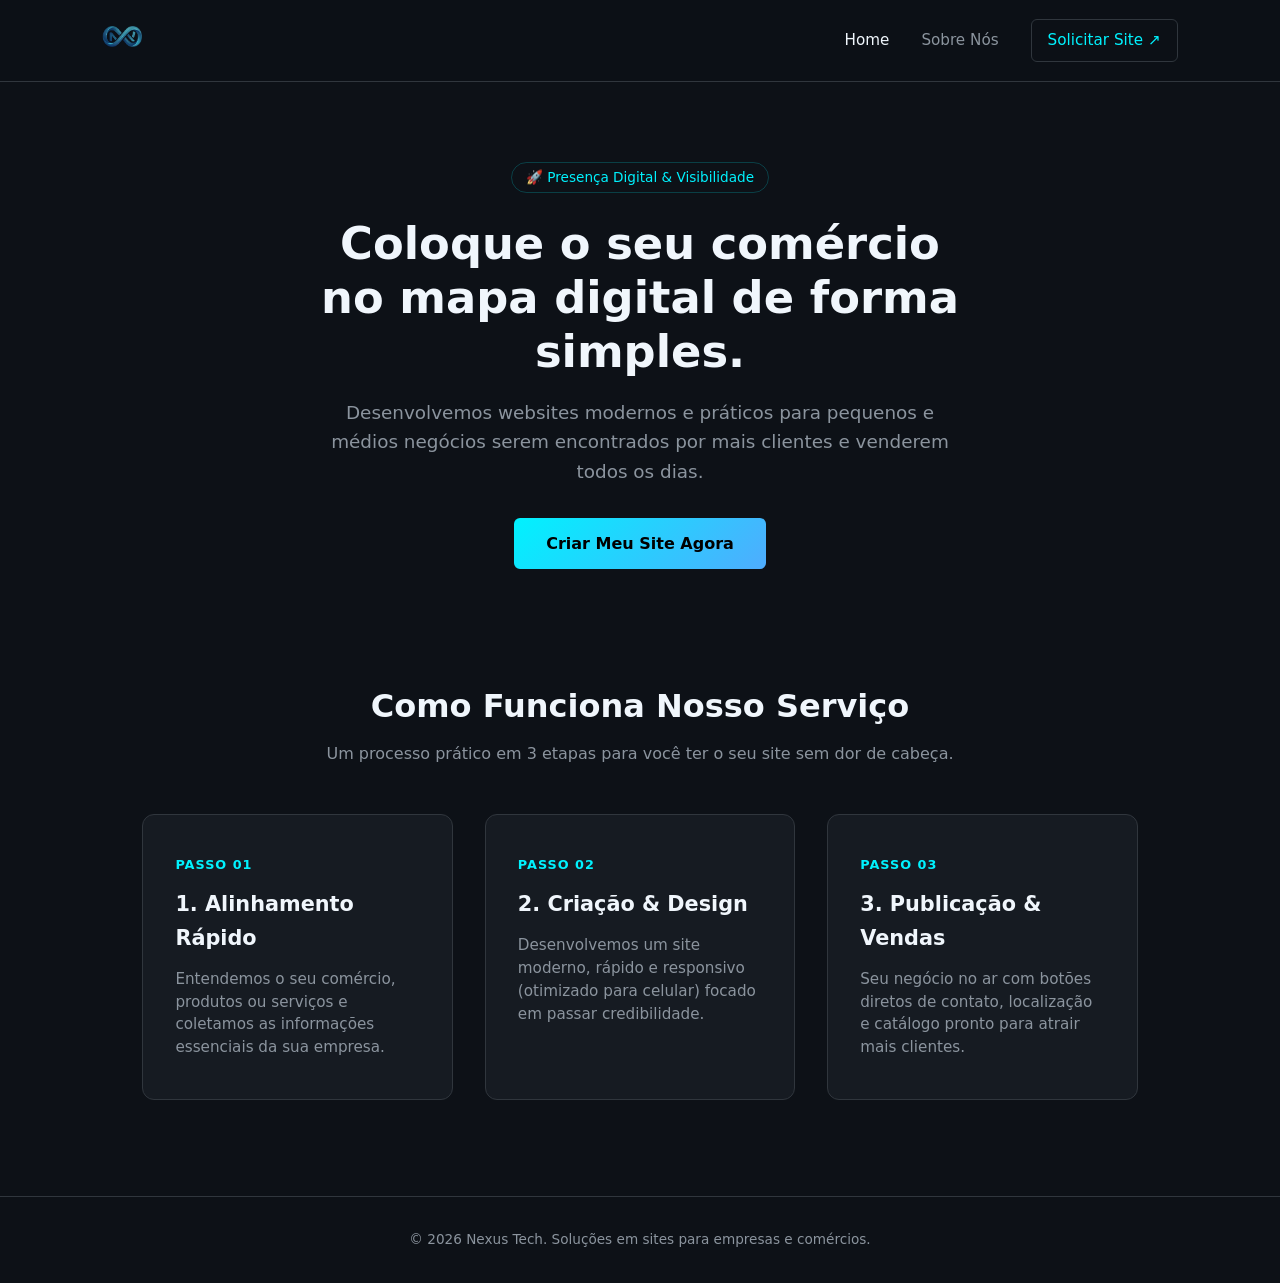
<file: index.html>
<!DOCTYPE html>
<html lang="pt-BR">

<head>
    <meta charset="UTF-8">
    <meta name="viewport" content="width=device-width, initial-scale=1.0">
    <meta name="description" content="A Nexus Tech cria sites profissionais e landing pages para pequenos e médios comércios. Aumente sua visibilidade digital e atraia mais clientes!">
    <meta name="keywords" content="Nexus Tech, criação de sites, desenvolvimento web, sites para pequenos negócios, visibilidade digital, marketing digital para comércio, landing page profissional, catálogo digital, presença online">
    <meta name="author" content="João Daneil Labres Lima - Nexus Tech">
    <meta name="robots" content="index, follow">
    <link rel="canonical" href="https://god-of-darck.github.io/Nexus-Tech/">
    <link rel="icon" href="Logo.png" type="image/png">
    <title>Nexus Tech | Websites para Pequenos e Médios Comércios</title>
    <link rel="stylesheet" href="style.css">
</head>

<body>

    <!-- NAVBAR -->
    <header class="navbar">
        <nav class="navbar-expand-sm">
            <div class="container-fluid">
                <a class="navbar-brand" href="index.html">
                    <img src="Logo.png" alt="Avatar Logo" style="width:40px;" class="rounded-pill">
                </a>
            </div>
        </nav>
        <nav class="nav-links">
            <a href="index.html" class="active">Home</a>
            <a href="sobre.html">Sobre Nós</a>
            <a href="https://wa.me/5563992799336" target="_blank" rel="noopener noreferrer" class="nav-btn">Solicitar
                Site ↗</a>
        </nav>
    </header>

    <!-- HERO SECTION -->
    <section class="hero">
        <div class="tag">🚀 Presença Digital & Visibilidade</div>
        <h1>Coloque o seu comércio no mapa digital de forma simples.</h1>
        <p>Desenvolvemos websites modernos e práticos para pequenos e médios negócios serem encontrados por mais
            clientes e venderem todos os dias.</p>

        <div class="hero-actions">
            <a href="https://wa.me/5563992799336?text=Ol%C3%A1!%20Quero%20criar%20um%20site%20para%20o%20meu%20com%C3%A9rcio."
                target="_blank" class="btn-primary">Criar Meu Site Agora</a>
        </div>
    </section>

    <!-- SEÇÃO CENTRAL COM OS 3 CARDS EXPLICATIVOS -->
    <section class="process-section">
        <div class="section-header">
            <h2>Como Funciona Nosso Serviço</h2>
            <p>Um processo prático em 3 etapas para você ter o seu site sem dor de cabeça.</p>
        </div>

        <div class="cards-container">
            <div class="card">
                <div class="card-step">Passo 01</div>
                <h3>1. Alinhamento Rápido</h3>
                <p>Entendemos o seu comércio, produtos ou serviços e coletamos as informações essenciais da sua empresa.
                </p>
            </div>

            <div class="card">
                <div class="card-step">Passo 02</div>
                <h3>2. Criação & Design</h3>
                <p>Desenvolvemos um site moderno, rápido e responsivo (otimizado para celular) focado em passar
                    credibilidade.</p>
            </div>

            <div class="card">
                <div class="card-step">Passo 03</div>
                <h3>3. Publicação & Vendas</h3>
                <p>Seu negócio no ar com botões diretos de contato, localização e catálogo pronto para atrair mais
                    clientes.</p>
            </div>
        </div>
    </section>

    <footer>
        <p>&copy; 2026 Nexus Tech. Soluções em sites para empresas e comércios.</p>
    </footer>

</body>

</html>
</file>
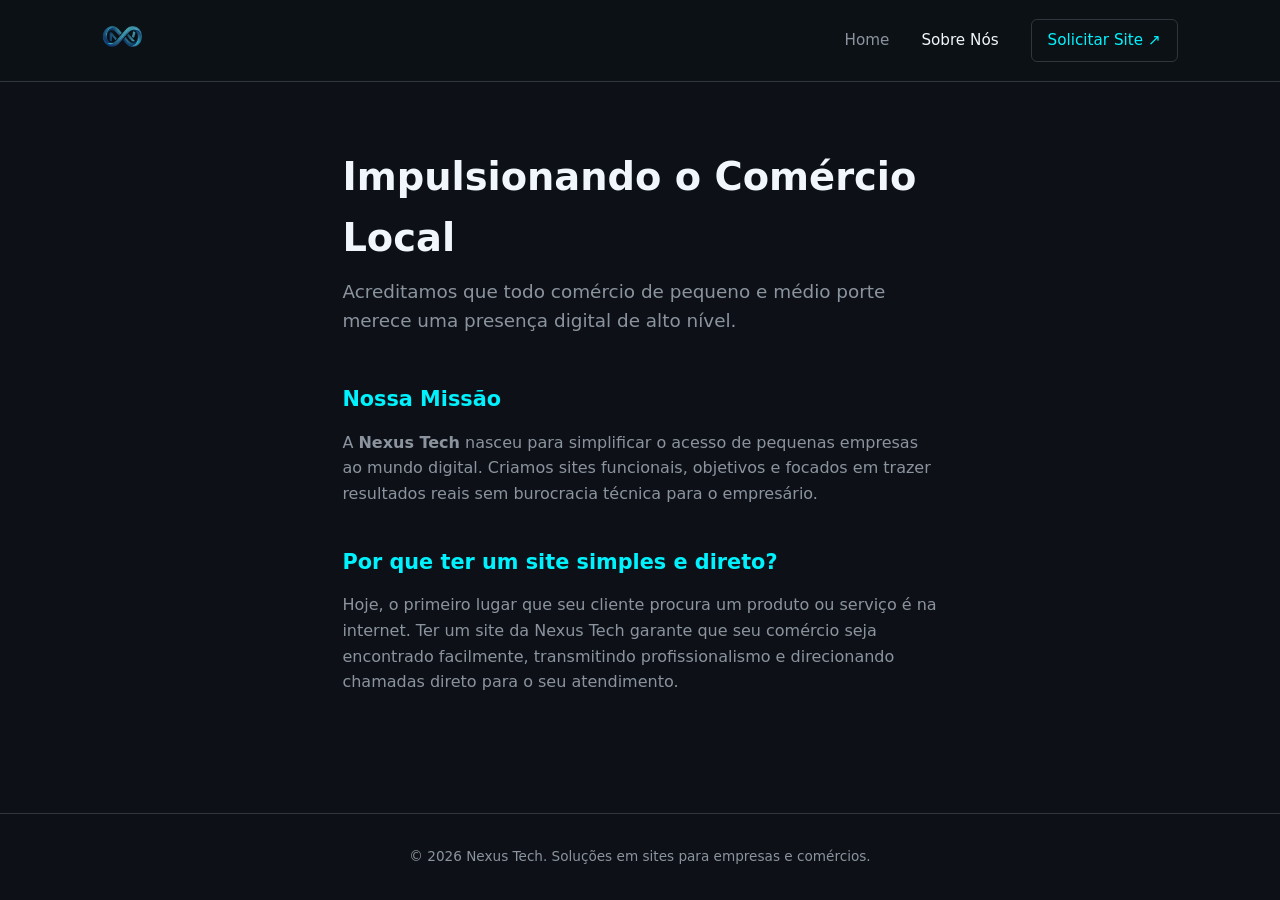
<file: sobre.html>
<!DOCTYPE html>
<html lang="pt-BR">

<head>
    <meta charset="UTF-8">
    <meta name="viewport" content="width=device-width, initial-scale=1.0">
    <link rel="icon" href="Logo.png" type="image/png">
    <title>Sobre Nós | Nexus Tech</title>
    <link rel="stylesheet" href="style.css">
</head>

<body>

    <!-- NAVBAR -->
    <header class="navbar">
        <nav class="navbar-expand-sm">
            <div class="container-fluid">
                <a class="navbar-brand" href="index.html">
                    <img src="Logo.png" alt="Avatar Logo" style="width:40px;" class="rounded-pill">
                </a>
            </div>
        </nav>
        <nav class="nav-links">
            <a href="index.html">Home</a>
            <a href="sobre.html" class="active">Sobre Nós</a>
            <a href="https://wa.me/5563992799336" target="_blank" rel="noopener noreferrer" class="nav-btn">Solicitar
                Site ↗</a>
        </nav>
    </header>

    <main class="page-container">
        <section class="about-hero">
            <h1>Impulsionando o Comércio Local</h1>
            <p class="lead">Acreditamos que todo comércio de pequeno e médio porte merece uma presença digital de alto
                nível.</p>
        </section>

        <section class="about-content">
            <div class="text-block">
                <h2>Nossa Missão</h2>
                <p>A <strong>Nexus Tech</strong> nasceu para simplificar o acesso de pequenas empresas ao mundo digital.
                    Criamos sites funcionais, objetivos e focados em trazer resultados reais sem burocracia técnica para
                    o empresário.</p>
            </div>

            <div class="text-block">
                <h2>Por que ter um site simples e direto?</h2>
                <p>Hoje, o primeiro lugar que seu cliente procura um produto ou serviço é na internet. Ter um site da
                    Nexus Tech garante que seu comércio seja encontrado facilmente, transmitindo profissionalismo e
                    direcionando chamadas direto para o seu atendimento.</p>
            </div>
        </section>
    </main>

    <footer>
        <p>&copy; 2026 Nexus Tech. Soluções em sites para empresas e comércios.</p>
    </footer>


</body>

</html>
</file>
<file: style.css>
:root {
    --bg: #0d1117;
    --surface: #161b22;
    --border: #30363d;
    --primary: #00f2fe;
    --secondary: #4facfe;
    --text: #f0f6fc;
    --muted: #8b949e;
    --font: system-ui, -apple-system, BlinkMacSystemFont, "Segoe UI", Roboto, sans-serif;
}

* { margin: 0; padding: 0; box-sizing: border-box; }

body {
    background-color: var(--bg);
    color: var(--text);
    font-family: var(--font);
    line-height: 1.6;
    display: flex;
    flex-direction: column;
    min-height: 100vh;
}

/* NAVBAR */
.navbar {
    display: flex;
    justify-content: space-between;
    align-items: center;
    padding: 1.2rem 8%;
    border-bottom: 1px solid var(--border);
    background-color: rgba(13, 17, 23, 0.9);
    position: sticky;
    top: 0;
    z-index: 100;
}

.brand {
    display: flex;
    align-items: center;
    gap: 12px;
    text-decoration: none;
}

.brand-name {
    font-size: 1.2rem;
    font-weight: 800;
    letter-spacing: 1px;
    color: var(--text);
}

.brand-name span { color: var(--primary); }

.nav-links {
    display: flex;
    align-items: center;
    gap: 2rem;
}

.nav-links a {
    color: var(--muted);
    text-decoration: none;
    font-size: 0.95rem;
    transition: 0.2s;
}

.nav-links a:hover, .nav-links a.active { color: var(--text); }

.nav-btn {
    border: 1px solid var(--border);
    padding: 0.5rem 1rem;
    border-radius: 6px;
    color: var(--primary) !important;
}

.nav-btn:hover { background: var(--surface); }

/* HERO */
.hero {
    padding: 5rem 8% 3rem;
    text-align: center;
    max-width: 850px;
    margin: 0 auto;
}

.tag {
    display: inline-block;
    font-size: 0.85rem;
    color: var(--primary);
    border: 1px solid rgba(0, 242, 254, 0.2);
    padding: 4px 14px;
    border-radius: 20px;
    margin-bottom: 1.5rem;
}

.hero h1 {
    font-size: 2.8rem;
    line-height: 1.2;
    margin-bottom: 1.2rem;
    font-weight: 800;
}

.hero p {
    font-size: 1.15rem;
    color: var(--muted);
    margin-bottom: 2rem;
}

.btn-primary {
    background: linear-gradient(135deg, var(--primary), var(--secondary));
    color: #000;
    font-weight: 700;
    padding: 0.8rem 2rem;
    border-radius: 6px;
    text-decoration: none;
    display: inline-block;
    transition: transform 0.2s;
}

.btn-primary:hover { transform: translateY(-2px); }

/* SEÇÃO DOS 3 CARDS CENTRALIZADOS */
.process-section {
    padding: 4rem 8% 6rem;
    max-width: 1200px;
    margin: 0 auto;
    width: 100%;
}

.section-header {
    text-align: center;
    margin-bottom: 3rem;
}

.section-header h2 {
    font-size: 2rem;
    margin-bottom: 0.5rem;
}

.section-header p {
    color: var(--muted);
}

.cards-container {
    display: grid;
    grid-template-columns: repeat(auto-fit, minmax(280px, 1fr));
    gap: 2rem;
}

.card {
    background: var(--surface);
    border: 1px solid var(--border);
    padding: 2.5rem 2rem;
    border-radius: 12px;
    transition: transform 0.3s, border-color 0.3s;
}

.card:hover {
    transform: translateY(-5px);
    border-color: var(--primary);
}

.card-step {
    font-size: 0.8rem;
    font-weight: 700;
    color: var(--primary);
    text-transform: uppercase;
    margin-bottom: 0.8rem;
    letter-spacing: 1px;
}

.card h3 {
    font-size: 1.3rem;
    margin-bottom: 0.8rem;
}

.card p {
    color: var(--muted);
    font-size: 0.95rem;
    line-height: 1.5;
}

/* PAGINA SOBRE */
.page-container { padding: 4rem 8%; max-width: 800px; flex: 1; margin: 0 auto; }
.about-hero { margin-bottom: 3rem; }
.about-hero h1 { font-size: 2.4rem; margin-bottom: 0.5rem; }
.lead { font-size: 1.15rem; color: var(--muted); }
.text-block { margin-bottom: 2.5rem; }
.text-block h2 { font-size: 1.3rem; color: var(--primary); margin-bottom: 0.8rem; }
.text-block p { color: var(--muted); }

/* FOOTER */
footer {
    margin-top: auto;
    padding: 2rem 8%;
    border-top: 1px solid var(--border);
    color: var(--muted);
    font-size: 0.85rem;
    text-align: center;
}
</file>
